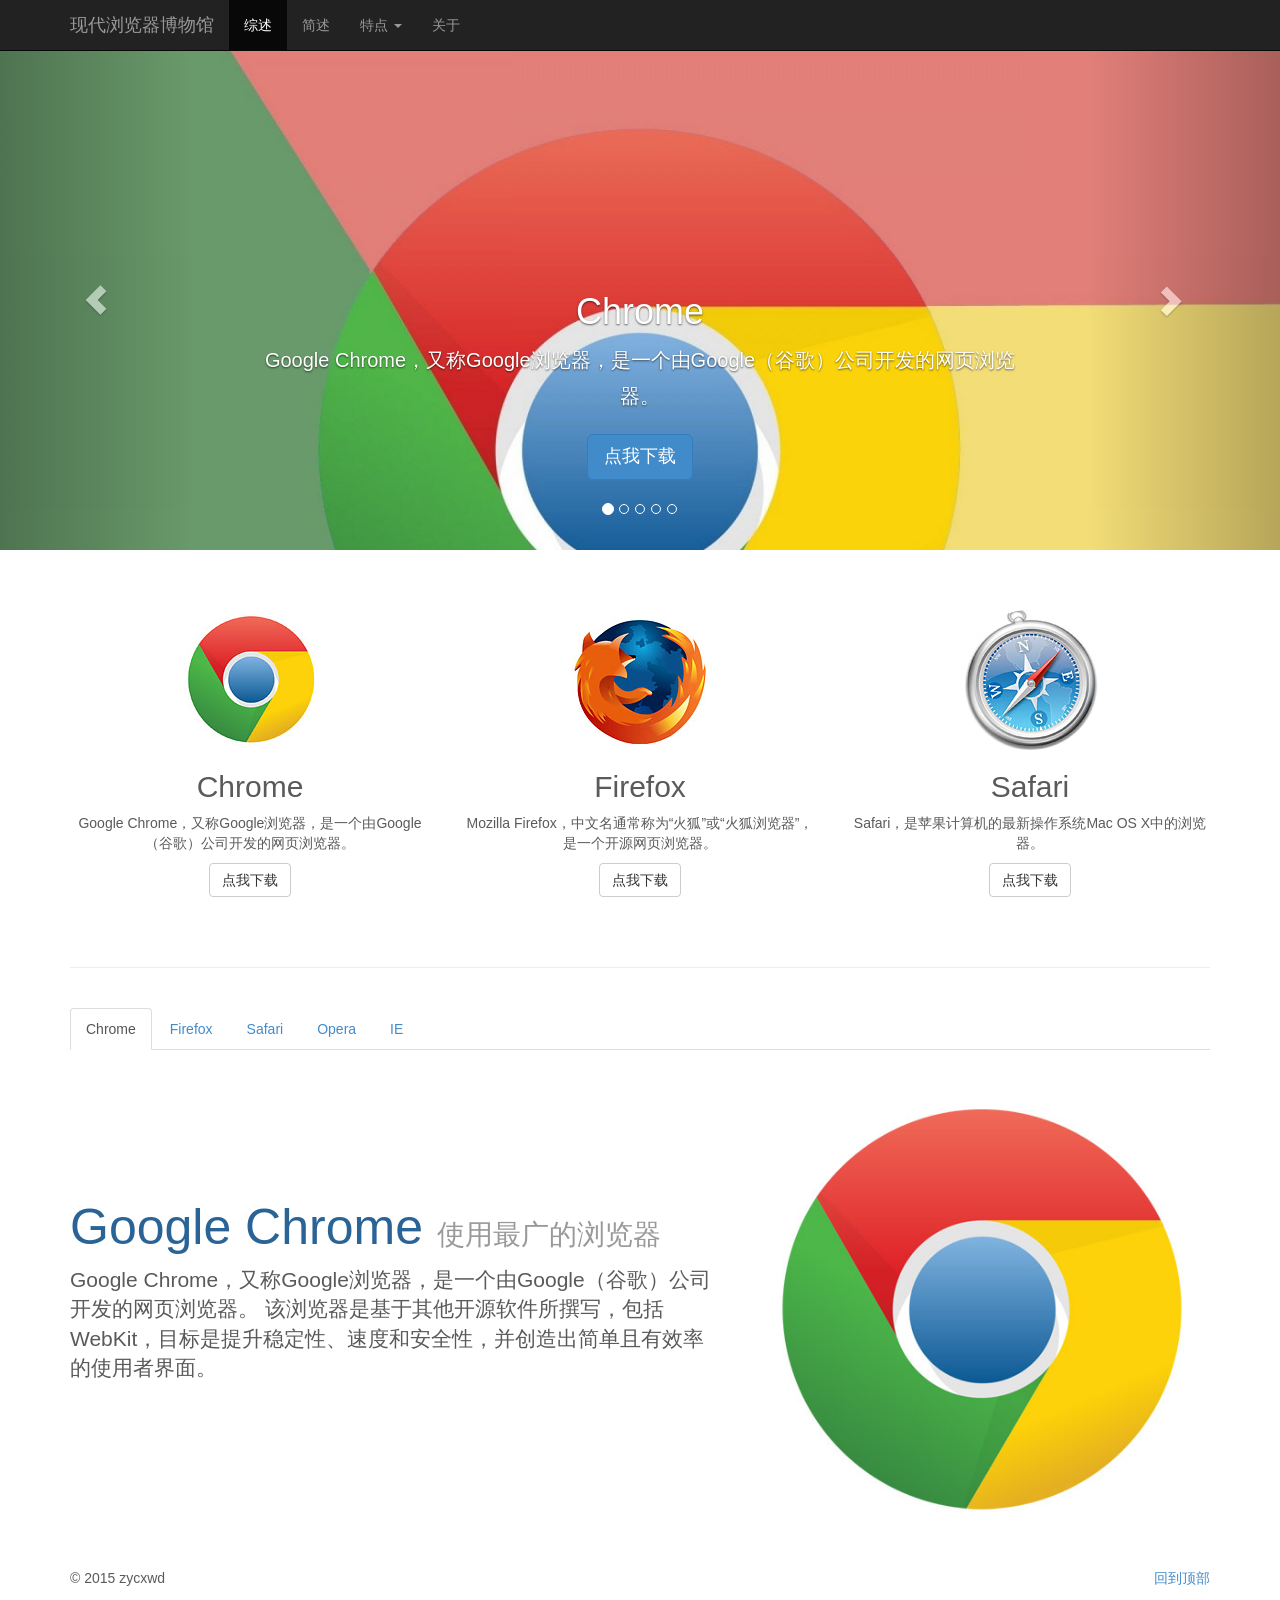
<file: web/index.html>
<!DOCTYPE html>
<html lang="zh-cn">
<head>
    <meta charset="utf-8">
    <meta http-equiv="X-UA-Compatible" content="IE=edge">
    <meta name="viewport" content="width=device-width, initial-scale=1">
    <title>现代浏览器博物馆</title>
    <link href="css/bootstrap.min.css" rel="stylesheet">

    <!--[if lt IE 9]>
    <script src="js/html5shiv.js"></script>
    <script src="js/respond.min.js"></script>
    <![endif]-->

    <style>

        body {
            padding-top: 50px;
            padding-bottom: 40px;
            color: #5a5a5a;
        }

        /* 轮播广告 */

        .carousel {
            height: 500px;
            margin-bottom: 60px;
        }

        .carousel .item {
            height: 500px;
            background-color: #000;
        }

        .carousel .item img {
            width: 100%;
        }

        .carousel-caption {
            z-index: 10;
        }

        .carousel-caption p {
            margin-bottom: 20px;
            font-size: 20px;
            line-height: 1.8;
        }

        /* 简介 */

        .summary {
            padding-right: 15px;
            padding-left: 15px;
        }

        .summary .col-md-4 {
            margin-bottom: 20px;
            text-align: center;
        }

        /* 特性 */

        .feature-divider {
            margin: 40px 0;
        }

        .feature {
            padding: 30px 0;
        }

        .feature-heading {
            font-size: 50px;
            color: #2a6496;
        }

        .feature-heading .text-muted {
            font-size: 28px;
        }

        /* 响应式布局 */

        @media (max-width: 768px) {

            .summary {
                padding-right: 3px;
                padding-left: 3px;
            }

            .carousel {
                height: 300px;
                margin-bottom: 30px;
            }

            .carousel .item {
                height: 300px;
            }

            .carousel img {
                min-height: 300px;
            }

            .carousel-caption p {
                font-size: 16px;
                line-height: 1.4;
            }

            .feature-heading {
                font-size: 34px;
            }

            .feature-heading .text-muted {
                font-size: 22px;
            }
        }

        @media (min-width: 992px) {
            .feature-heading {
                margin-top: 120px;
            }
        }
    </style>

</head>

<body>
<!-- 顶部导航 -->
<div class="navbar navbar-inverse navbar-fixed-top" role="navigation" id="menu-nav">
    <div class="container">
        <div class="navbar-header">
            <button type="button" class="navbar-toggle" data-toggle="collapse" data-target=".navbar-collapse">
                <span class="sr-only">切换导航</span>
                <span class="icon-bar"></span>
                <span class="icon-bar"></span>
                <span class="icon-bar"></span>
            </button>
            <a class="navbar-brand" href="#">现代浏览器博物馆</a>
        </div>
        <div class="navbar-collapse collapse">
            <ul class="nav navbar-nav">
                <li class="active"><a href="https://developer.mozilla.org/en-US/docs/Web">综述</a></li>
                <li><a href="#summary-container">简述</a></li>
                <li class="dropdown">
                    <a href="#" class="dropdown-toggle" data-toggle="dropdown">特点 <span class="caret"></span></a>
                    <ul class="dropdown-menu" role="menu">
                        <li><a href="#feature-tab" data-tab="tab-chrome">Chrome</a></li>
                        <li><a href="#feature-tab" data-tab="tab-firefox">Firefox</a></li>
                        <li><a href="#feature-tab" data-tab="tab-safari">Safari</a></li>
                        <li><a href="#feature-tab" data-tab="tab-opera">Opera</a></li>
                        <li><a href="#feature-tab" data-tab="tab-ie">IE</a></li>
                    </ul>
                </li>
                <li><a href="#" data-toggle="modal" data-target="#about-modal">关于</a></li>
            </ul>
        </div>
    </div>
</div>


<!-- 广告轮播 -->
<div id="ad-carousel" class="carousel slide" data-ride="carousel">
    <ol class="carousel-indicators">
        <li data-target="#ad-carousel" data-slide-to="0" class="active"></li>
        <li data-target="#ad-carousel" data-slide-to="1"></li>
        <li data-target="#ad-carousel" data-slide-to="2"></li>
        <li data-target="#ad-carousel" data-slide-to="3"></li>
        <li data-target="#ad-carousel" data-slide-to="4"></li>
    </ol>
    <div class="carousel-inner">
        <div class="item active">
            <img src="images/chrome-big.jpg" alt="1 slide">

            <div class="container">
                <div class="carousel-caption">
                    <h1>Chrome</h1>

                    <p>Google Chrome，又称Google浏览器，是一个由Google（谷歌）公司开发的网页浏览器。</p>

                    <p><a class="btn btn-lg btn-primary" href="http://www.google.cn/intl/zh-CN/chrome/browser/"
                          role="button" target="_blank">点我下载</a></p>
                </div>
            </div>
        </div>
        <div class="item">
            <img src="images/firefox-big.jpg" alt="2 slide">

            <div class="container">
                <div class="carousel-caption">
                    <h1>Firefox</h1>

                    <p>Mozilla Firefox，中文名通常称为“火狐”或“火狐浏览器”，是一个开源网页浏览器。</p>

                    <p><a class="btn btn-lg btn-primary" href="http://www.firefox.com.cn/download/" target="_blank"
                          role="button">点我下载</a></p>
                </div>
            </div>
        </div>
        <div class="item">
            <img src="images/safari-big.jpg" alt="3 slide">

            <div class="container">
                <div class="carousel-caption">
                    <h1>Safari</h1>

                    <p>Safari，是苹果计算机的最新操作系统Mac OS X中的浏览器。</p>

                    <p><a class="btn btn-lg btn-primary" href="http://www.apple.com/cn/safari/" target="_blank"
                          role="button">点我下载</a></p>
                </div>
            </div>
        </div>
        <div class="item">
            <img src="images/opera-big.jpg" alt="4 slide">

            <div class="container">
                <div class="carousel-caption">
                    <h1>Opera</h1>

                    <p>Opera浏览器，是一款挪威Opera Software ASA公司制作的支持多页面标签式浏览的网络浏览器。</p>

                    <p><a class="btn btn-lg btn-primary" href="http://www.opera.com/zh-cn" target="_blank"
                          role="button">点我下载</a></p>
                </div>
            </div>
        </div>
        <div class="item">
            <img src="images/ie-big.jpg" alt="5 slide">

            <div class="container">
                <div class="carousel-caption">
                    <h1>IE</h1>

                    <p>Internet Explorer，简称 IE，是微软公司推出的一款网页浏览器。</p>

                    <p><a class="btn btn-lg btn-primary" href="http://ie.microsoft.com/" target="_blank"
                          role="button">点我下载</a></p>
                </div>
            </div>
        </div>
    </div>
    <a class="left carousel-control" href="#ad-carousel" data-slide="prev"><span
            class="glyphicon glyphicon-chevron-left"></span></a>
    <a class="right carousel-control" href="#ad-carousel" data-slide="next"><span
            class="glyphicon glyphicon-chevron-right"></span></a>
</div>


<!-- 主要内容 -->
<div class="container summary">

    <!-- 简介 -->
    <div class="row" id="summary-container">
        <div class="col-md-4">
            <img class="img-circle" src="images/chrome-logo-small.jpg" alt="chrome">

            <h2>Chrome</h2>

            <p>Google Chrome，又称Google浏览器，是一个由Google（谷歌）公司开发的网页浏览器。</p>

            <p><a class="btn btn-default" href="#" role="button">点我下载</a></p>
        </div>
        <div class="col-md-4">
            <img class="img-circle" src="images/firefox-logo-small.jpg" alt="firefox">

            <h2>Firefox</h2>

            <p>Mozilla Firefox，中文名通常称为“火狐”或“火狐浏览器”，是一个开源网页浏览器。</p>

            <p><a class="btn btn-default" href="#" role="button">点我下载</a></p>
        </div>
        <div class="col-md-4">
            <img class="img-circle" src="images/safari-logo-small.jpg" alt="safari">

            <h2>Safari</h2>

            <p>Safari，是苹果计算机的最新操作系统Mac OS X中的浏览器。</p>

            <p><a class="btn btn-default" href="#" role="button">点我下载</a></p>
        </div>
    </div>

    <!-- 特性 -->

    <hr class="feature-divider">

    <ul class="nav nav-tabs" role="tablist" id="feature-tab">
        <li class="active"><a href="#tab-chrome" role="tab" data-toggle="tab">Chrome</a></li>
        <li><a href="#tab-firefox" role="tab" data-toggle="tab">Firefox</a></li>
        <li><a href="#tab-safari" role="tab" data-toggle="tab">Safari</a></li>
        <li><a href="#tab-opera" role="tab" data-toggle="tab">Opera</a></li>
        <li><a href="#tab-ie" role="tab" data-toggle="tab">IE</a></li>
    </ul>

    <div class="tab-content">
        <div class="tab-pane active" id="tab-chrome">
            <div class="row feature">
                <div class="col-md-7">

                    <h2 class="feature-heading">Google Chrome <span
                            class="text-muted">使用最广的浏览器</span></h2>

                    <p class="lead">Google Chrome，又称Google浏览器，是一个由Google（谷歌）公司开发的网页浏览器。
                        该浏览器是基于其他开源软件所撰写，包括WebKit，目标是提升稳定性、速度和安全性，并创造出简单且有效率的使用者界面。</p>
                </div>
                <div class="col-md-5">
                    <img class="feature-image img-responsive" src="images/chrome-logo.jpg"
                         alt="Chrome">
                </div>
            </div>
        </div>
        <div class="tab-pane" id="tab-firefox">
            <div class="row feature">
                <div class="col-md-5">
                    <img class="feature-image img-responsive" src="images/firefox-logo.jpg"
                         alt="Firefox">
                </div>
                <div class="col-md-7">

                    <h2 class="feature-heading">Mozilla Firefox <span class="text-muted">美丽的狐狸</span>
                    </h2>

                    <p class="lead">Mozilla Firefox，中文名通常称为“火狐”或“火狐浏览器”，是一个开源网页浏览器，
                        使用Gecko引擎（非ie内核），支持多种操作系统如Windows、Mac和linux。</p>
                </div>
            </div>
        </div>
        <div class="tab-pane" id="tab-safari">
            <div class="row feature">
                <div class="col-md-7">

                    <h2 class="feature-heading">Safari <span class="text-muted">Mac用户首选</span></h2>

                    <p class="lead">Safari，是苹果计算机的最新操作系统Mac OS X中的浏览器，使用了KDE的KHTML作为浏览器的运算核心。
                        Safari在2003年1月7日首度发行测试版，并成为Mac OS X v10.3与之后的默认浏览器，也是iPhone与IPAD和iPod touch的指定浏览器。</p>
                </div>
                <div class="col-md-5">
                    <img class="feature-image img-responsive" src="images/safari-logo.jpg"
                         alt="Safari">
                </div>
            </div>
        </div>
        <div class="tab-pane" id="tab-opera">
            <div class="row feature">
                <div class="col-md-5">
                    <img class="feature-image img-responsive" src="images/opera-logo.jpg"
                         alt="Opera">
                </div>
                <div class="col-md-7">

                    <h2 class="feature-heading">Opera <span class="text-muted">小众但易用</span>
                    </h2>

                    <p class="lead">Opera浏览器，是一款挪威Opera Software ASA公司制作的支持多页面标签式浏览的网络浏览器。
                        是跨平台浏览器可以在Windows、Mac和Linux三个操作系统平台上运行。.</p>
                </div>
            </div>
        </div>
        <div class="tab-pane" id="tab-ie">
            <div class="row feature">
                <div class="col-md-7">

                    <h2 class="feature-heading">IE <span class="text-muted">你懂的</span></h2>

                    <p class="lead">Internet Explorer，原称Microsoft Internet Explorer(6版本以前)和Windows Internet
                        Explorer(7，8，9，10版本)，
                        简称IE，是美国微软公司推出的一款网页浏览器。它采用的排版引擎(俗称内核)为Trident。</p>
                </div>
                <div class="col-md-5">
                    <img class="feature-image img-responsive" src="images/ie-logo.jpg"
                         alt="IE">
                </div>
            </div>
        </div>
    </div>

    <!-- 关于 -->
    <div class="modal fade" id="about-modal" tabindex="-1" role="dialog" aria-labelledby="modal-label"
         aria-hidden="true">
        <div class="modal-dialog">
            <div class="modal-content">
                <div class="modal-header">
                    <button type="button" class="close" data-dismiss="modal"><span
                            aria-hidden="true">&times;</span><span class="sr-only">关闭</span></button>
                    <h4 class="modal-title" id="modal-label">关于</h4>
                </div>
                <div class="modal-body">
                    <p>1、掌握并熟练进行 DIV+CSS 页面架构和布局，开发符合 W3C 标准的页面。
2、熟悉 H5，css3 等前端相关技术，对css3的2d和3d都有实际开发经验可实现不同的动画需求，熟悉canvas，可实现数据可视化包括，折线图，雷达图，饼图。通过canvas实现刮刮卡效果
3、了解主流浏览器兼容性，擅长 firebug 或 chrome 调试，能迅速找到 bug 并快速进行更正。
4、熟悉 W3C 标准，对数据变现分离，语义化，可访问性有深刻理解。
5、深刻理解 Javascript 面向对象原理，掌握面向对象封装，继承，多态。
6、熟悉 jQuery，Bootstrap，vue 等开发工具及主流 WEB 前端开发框架，了解 jQuery 封装组件原理。能熟练运用 AJAX 等前端相关技术,能与后端开发人员良好的合作，进行协同开发，了解 AJAX 运作机制，可以运用 AJAX 对数据进行获取及操作。
7、对组件化有一定了解，并且有组件化开发经验。
8、正在学习vue，webpack，可通过vue-cli构建前端工程化项目，熟练使用npm及git</p>
                </div>
                <div class="modal-footer">
                    <button type="button" class="btn btn-default" data-dismiss="modal">了解了</button>
                </div>
            </div>
        </div>
    </div>


    <footer>
        <p class="pull-right"><a href="#top">回到顶部</a></p>

        <p>&copy; 2015 zycxwd </p>
    </footer>

</div>

<script src="js/jquery-1.11.1.min.js"></script>
<script src="js/bootstrap.min.js"></script>
<script>
    $(function () {
        $('#ad-carousel').carousel();
        $('#menu-nav .navbar-collapse a').click(function (e) {
            var href = $(this).attr('href');
            var tabId = $(this).attr('data-tab');
            if ('#' !== href) {
                e.preventDefault();
                $(document).scrollTop($(href).offset().top - 70);
                if (tabId) {
                    $('#feature-tab a[href=#' + tabId + ']').tab('show');
                }
            }
        });
    });
</script>
</body>
</html>
</file>
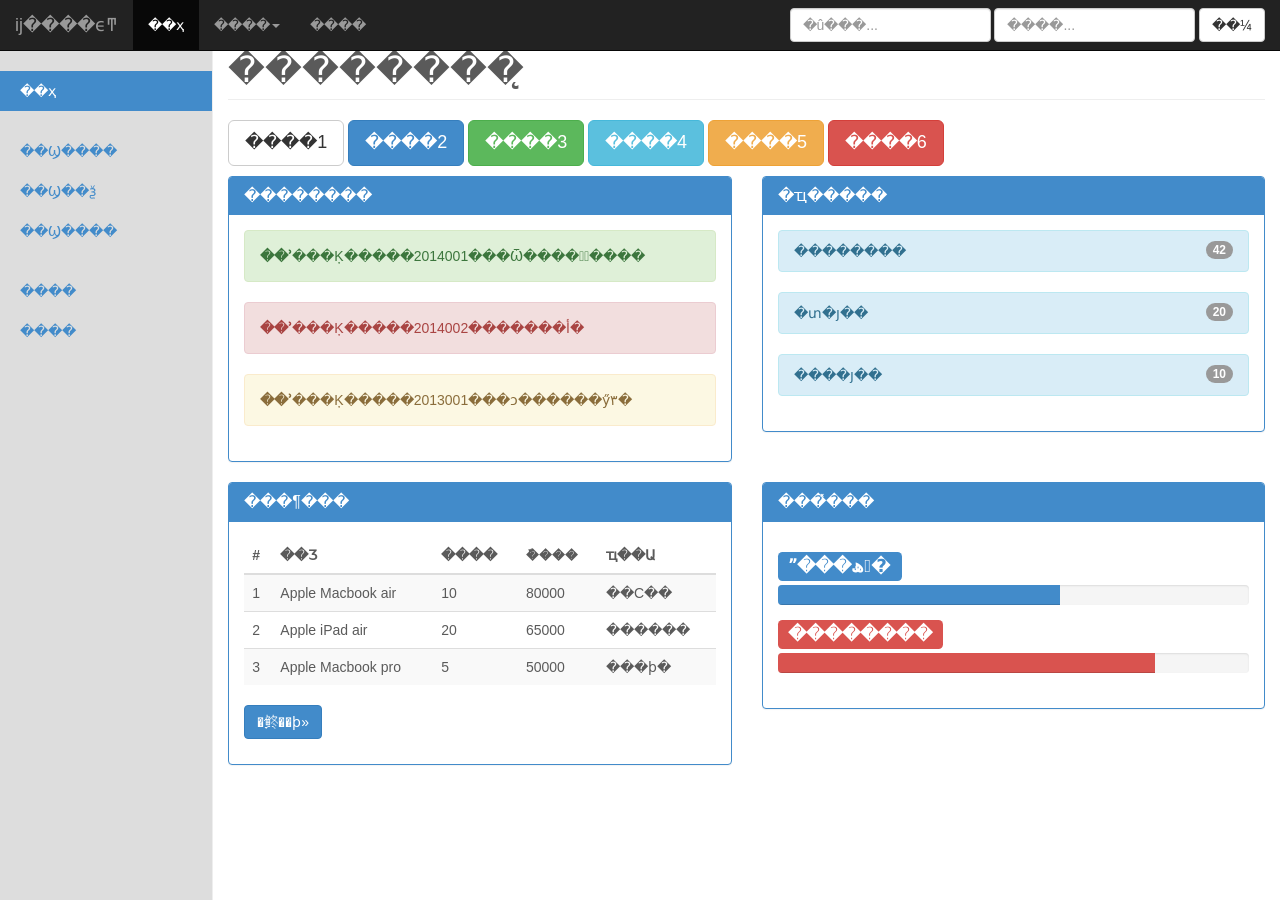
<file: webcs/index.html>
<!DOCTYPE html PUBLIC "-//W3C//DTD XHTML 1.0 Transitional//EN" "http://www.w3.org/TR/xhtml1/DTD/xhtml1-transitional.dtd">
<html xmlns="http://www.w3.org/1999/xhtml">
<head>
<meta charset="utf-8">
<meta http-equiv="Content-Type" content="text/html; charset=gb2312" />
<meta http-equiv="X-UA-Compatible" content="IE=edge">
<meta name="viewport" content="width=device-width, initial-scale=1">
<title>ĳ����ϵͳ</title>
<link href="css/bootstrap.min.css" rel="stylesheet">

<!--[if lt IE 9]>
<script src="js/html5shiv.js"></script>
<script src="js/respond.min.js"></script>
<![endif]-->
<style>
        body {
            padding-top: 50px;
            padding-bottom: 40px;
            color: #5a5a5a;
        }

/* ���������ർ�����Ĵ��� */
.sidebar {
            position: fixed;
            top: 51px;
            bottom: 0;
            left: 0;
            z-index: 1000;
            display: block;
            padding: 20px;
            overflow-x: hidden;
            overflow-y: auto;
            background-color: #ddd;
            border-right: 1px solid #eee;
        }

        .nav-sidebar {
            margin-right: -21px;
            margin-bottom: 20px;
            margin-left: -20px;
        }

        .nav-sidebar > li > a {
            padding-right: 20px;
            padding-left: 20px;
        }

        .nav-sidebar > .active > a,
        .nav-sidebar > .active > a:hover,
        .nav-sidebar > .active > a:focus {
            color: #fff;
            background-color: #428bca;
        }
�Ѿ�

        .main {
            padding: 20px;
        }

        .main .page-header {
            margin-top: 0;
        }
</style>

</head>

<body>
<!--�����Ƕ����������Ĵ���-->
<nav class="navbar navbar-default navbar-inverse navbar-fixed-top" role="navigation">
<div class="container-fluid">
<div class="navbar-header">
<button type="button" class="navbar-toggle collapsed" data-toggle="collapse"
                    data-target="#bs-example-navbar-collapse-1">
<span class="sr-only">Toggle navigation</span>
<span class="icon-bar"></span>
<span class="icon-bar"></span>
<span class="icon-bar"></span>
</button>
<a class="navbar-brand" href="#">ĳ����ϵͳ</a>
</div>

<div class="collapse navbar-collapse" id="bs-example-navbar-collapse-1">
<ul class="nav navbar-nav">
<li class="active"><a href="#">��ҳ</a></li>
<li class="dropdown">
<a href="#" class="dropdown-toggle" data-toggle="dropdown">����<span class="caret"></span></a>
<ul class="dropdown-menu" role="menu">
<li class="dropdown-header">ҵ������</li>
<li><a href="#">��Ϣ����</a></li>
<li><a href="#">��Ϣ��ѯ</a></li>
<li><a href="#">��Ϣ����</a></li>
<li class="divider"></li>
<li class="dropdown-header">ϵͳ����</li>
<li><a href="#">����</a></li>
</ul>
</li>
<li><a href="#">����</a></li>
</ul>
<form class="navbar-form navbar-right" role="search">
<div class="form-group">
<input type="text" class="form-control" placeholder="�û���...">
<input type="text" class="form-control" placeholder="����...">
</div>
<button type="submit" class="btn btn-default">��¼</button>
</form>
</div>
</div>
</nav>

<!������Ӧ����-->
<div class="container-fluid">
<div class="row">
<!�����ർ����-->

<div class="col-sm-3 col-md-2 sidebar">
<ul class="nav nav-sidebar">
<li class="active"><a href="#">��ҳ</a></li>
</ul>
<ul class="nav nav-sidebar">
<li><a href="#">��Ϣ����</a></li>
<li><a href="#">��Ϣ��ѯ</a></li>
<li><a href="#">��Ϣ����</a></li>
</ul>
<ul class="nav nav-sidebar">
<li><a href="#">����</a></li>
<li><a href="#">����</a></li>
</ul>
</div>
<!���Ҳ���������̨-->
<div class="col-sm-9 col-sm-offset-3 col-md-10 col-md-offset-2 main">
<h1 class="page-header">��������̨</h1>

<p>
<!��һ�鰴ť�ؼ�-->
<button type="button" class="btn btn-lg btn-default">����1</button>
<button type="button" class="btn btn-lg btn-primary">����2</button>
<button type="button" class="btn btn-lg btn-success">����3</button>
<button type="button" class="btn btn-lg btn-info">����4</button>
<button type="button" class="btn btn-lg btn-warning">����5</button>
<button type="button" class="btn btn-lg btn-danger">����6</button>
</p>
<div class="row">
<div class="col-md-6">
<!��panel���壬��������һЩ�ؼ�����ͬ-->
<div class="panel panel-primary">
<!��panel�����ı��⣬��ͬ-->
<div class="panel-heading">
<h3 class="panel-title">��������</h3>
</div>
<!��panel���������ݣ���ͬ-->
<div class="panel-body">
<div class="alert alert-success" role="alert">
<strong>��ʾ</strong>���Ķ�����2014001���Ѿ�����ͨ����
</div>
<div class="alert alert-danger" role="alert">
<strong>��ʾ</strong>���Ķ�����2014002�������أ�
</div>
<div class="alert alert-warning" role="alert">
<strong>��ʾ</strong>���Ķ�����2013001���ͻ������ӳ٣�
</div>
</div>
</div>
</div>
<div class="col-md-6">

<div class="panel panel-primary">
<div class="panel-heading">
<h3 class="panel-title">�ҵ�����</h3>
</div>
<div class="panel-body">
<ul class="nav nav-pills nav-stacked" role="tablist">
<li role="presentation">
<a href="#" class="alert alert-info">
<span class="badge pull-right">42</span>
��������
</a>
</li>
<li role="presentation">
<a href="#" class="alert alert-info">
<span class="badge pull-right">20</span>
�տ�ȷ��
</a>
</li>
<li role="presentation">
<a href="#" class="alert alert-info">
<span class="badge pull-right">10</span>
����ȷ��
</a>
</li>
</ul>
</div>
</div>
</div>
</div>
<div class="row">
<div class="col-md-6">
<div class="panel panel-primary">
<div class="panel-heading">
<h3 class="panel-title">���¶���</h3>
</div>
<div class="panel-body">
<table class="table table-striped">
<thead>
<tr>
<th>#</th>
<th>��Ʒ</th>
<th>����</th>
<th>�ܽ���</th>
<th>ҵ��Ա</th>
</tr>
</thead>
<tbody>
<tr>
<td>1</td>
<td>Apple Macbook air</td>
<td>10</td>
<td>80000</td>
<td>��С��</td>
</tr>
<tr>
<td>2</td>
<td>Apple iPad air</td>
<td>20</td>
<td>65000</td>
<td>������</td>
</tr>
<tr>
<td>3</td>
<td>Apple Macbook pro</td>
<td>5</td>
<td>50000</td>
<td>���ϸ�</td>
</tr>
</tbody>
</table>
<p><a class="btn btn-primary" href="#" role="button">�鿴��ϸ&raquo;</a></p>
</div>
</div>
</div>
<div class="col-md-6">
<div class="panel panel-primary">
<div class="panel-heading">
<h3 class="panel-title">���̽���</h3>
</div>
<div class="panel-body">
<h3><span class="label label-primary">ˮ���ھ򹤳�</span></h3>

<div class="progress">
<div class="progress-bar progress-bar-striped" role="progressbar" aria-valuenow="80"
                                     aria-valuemin="0" aria-valuemax="100" style="width: 60%"><span class="sr-only">80% Complete</span>
</div>
</div>
<h3><span class="label label-danger">��������</span></h3>

<div class="progress">
<div class="progress-bar progress-bar-danger" role="progressbar" aria-valuenow="30"
                                     aria-valuemin="0" aria-valuemax="100" style="width: 80%"><span class="sr-only">30% Complete (danger)</span>
</div>
</div>
</div>
</div>
</div>
</div>
</div>
</div>
</div>


<script src="js/jquery-1.11.1.min.js"></script>
<script src="js/bootstrap.min.js"></script>

</body>
</html>
</file>
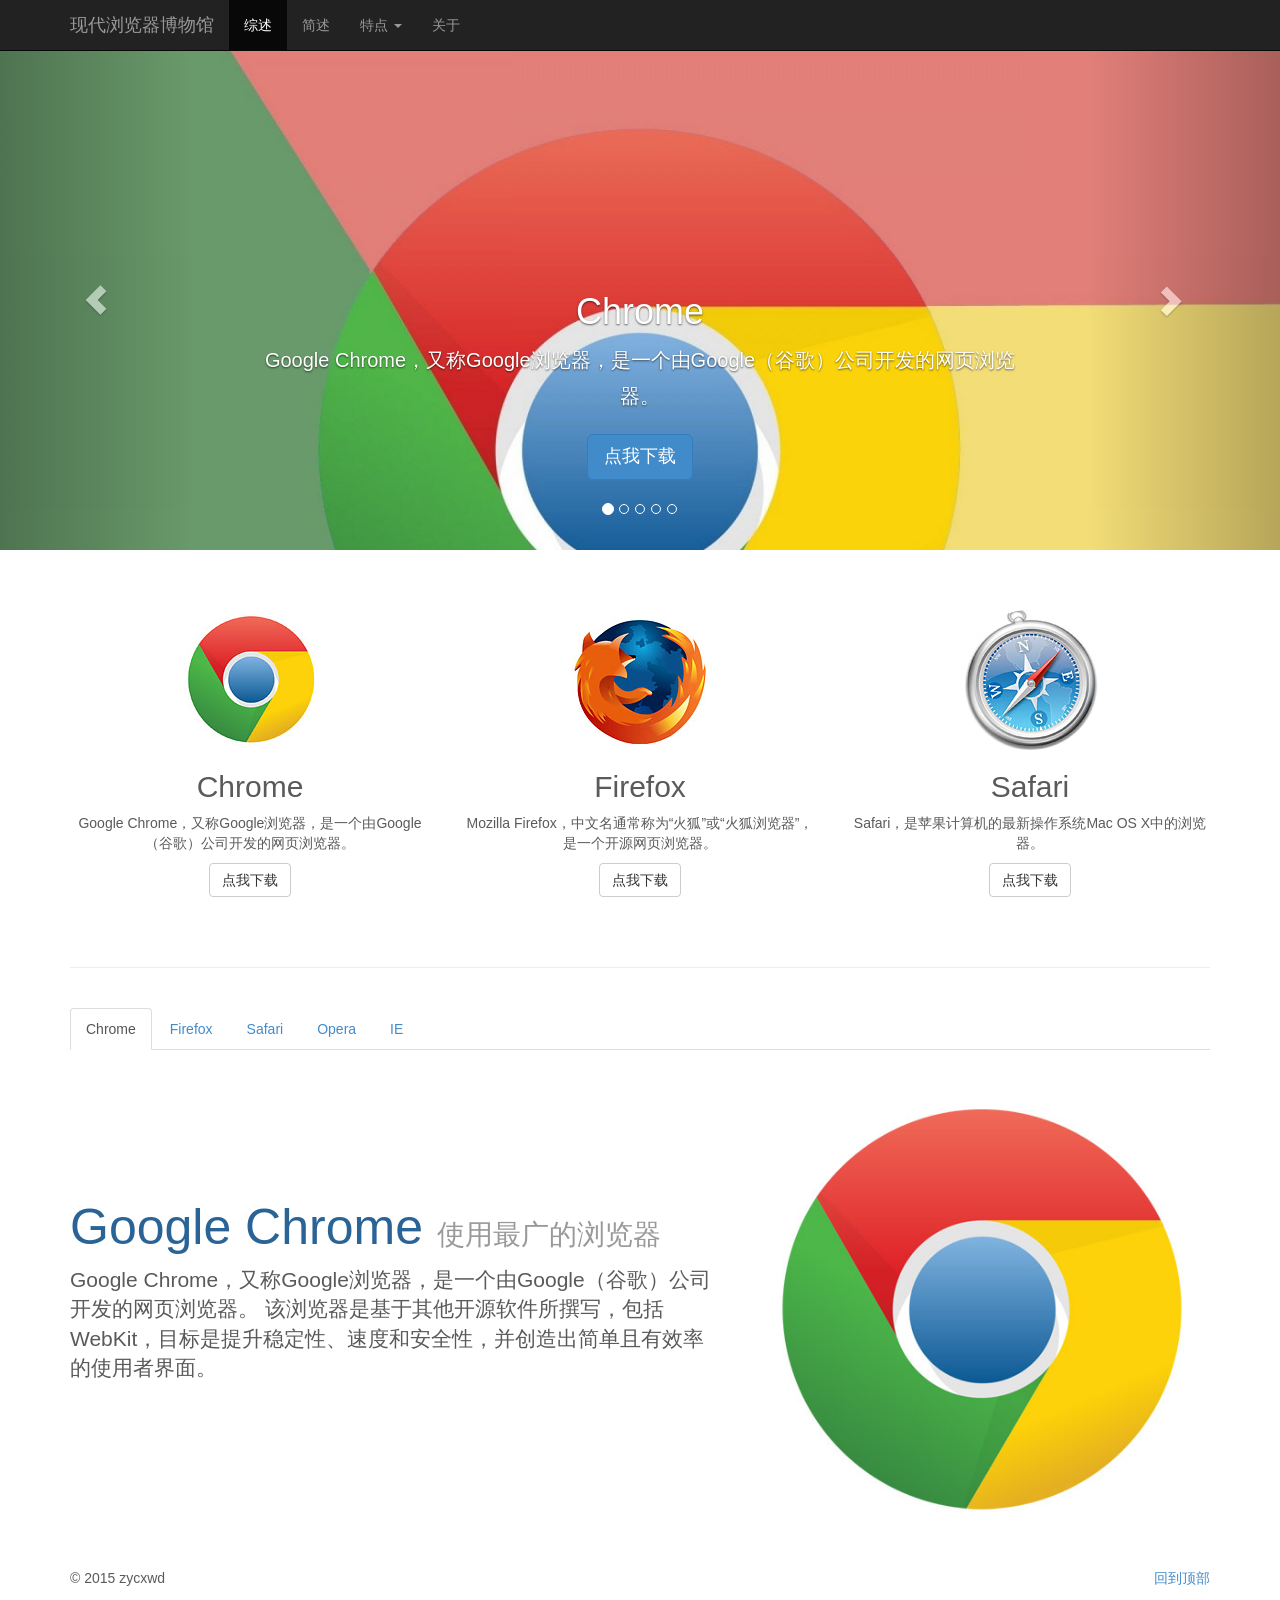
<file: webapp.html>
<!DOCTYPE html>
<html lang="zh-cn">
<head>
    <meta charset="utf-8">
    <meta http-equiv="X-UA-Compatible" content="IE=edge">
    <meta name="viewport" content="width=device-width, initial-scale=1">
    <title>现代浏览器博物馆</title>
    <link href="css/bootstrap.min.css" rel="stylesheet">

    <!--[if lt IE 9]>
    <script src="js/html5shiv.js"></script>
    <script src="js/respond.min.js"></script>
    <![endif]-->

    <style>

        body {
            padding-top: 50px;
            padding-bottom: 40px;
            color: #5a5a5a;
        }

        /* 轮播广告 */

        .carousel {
            height: 500px;
            margin-bottom: 60px;
        }

        .carousel .item {
            height: 500px;
            background-color: #000;
        }

        .carousel .item img {
            width: 100%;
        }

        .carousel-caption {
            z-index: 10;
        }

        .carousel-caption p {
            margin-bottom: 20px;
            font-size: 20px;
            line-height: 1.8;
        }

        /* 简介 */

        .summary {
            padding-right: 15px;
            padding-left: 15px;
        }

        .summary .col-md-4 {
            margin-bottom: 20px;
            text-align: center;
        }

        /* 特性 */

        .feature-divider {
            margin: 40px 0;
        }

        .feature {
            padding: 30px 0;
        }

        .feature-heading {
            font-size: 50px;
            color: #2a6496;
        }

        .feature-heading .text-muted {
            font-size: 28px;
        }

        /* 响应式布局 */

        @media (max-width: 768px) {

            .summary {
                padding-right: 3px;
                padding-left: 3px;
            }

            .carousel {
                height: 300px;
                margin-bottom: 30px;
            }

            .carousel .item {
                height: 300px;
            }

            .carousel img {
                min-height: 300px;
            }

            .carousel-caption p {
                font-size: 16px;
                line-height: 1.4;
            }

            .feature-heading {
                font-size: 34px;
            }

            .feature-heading .text-muted {
                font-size: 22px;
            }
        }

        @media (min-width: 992px) {
            .feature-heading {
                margin-top: 120px;
            }
        }
    </style>

</head>

<body>
<!-- 顶部导航 -->
<div class="navbar navbar-inverse navbar-fixed-top" role="navigation" id="menu-nav">
    <div class="container">
        <div class="navbar-header">
            <button type="button" class="navbar-toggle" data-toggle="collapse" data-target=".navbar-collapse">
                <span class="sr-only">切换导航</span>
                <span class="icon-bar"></span>
                <span class="icon-bar"></span>
                <span class="icon-bar"></span>
            </button>
            <a class="navbar-brand" href="#">现代浏览器博物馆</a>
        </div>
        <div class="navbar-collapse collapse">
            <ul class="nav navbar-nav">
                <li class="active"><a href="#ad-carousel">综述</a></li>
                <li><a href="#summary-container">简述</a></li>
                <li class="dropdown">
                    <a href="#" class="dropdown-toggle" data-toggle="dropdown">特点 <span class="caret"></span></a>
                    <ul class="dropdown-menu" role="menu">
                        <li><a href="#feature-tab" data-tab="tab-chrome">Chrome</a></li>
                        <li><a href="#feature-tab" data-tab="tab-firefox">Firefox</a></li>
                        <li><a href="#feature-tab" data-tab="tab-safari">Safari</a></li>
                        <li><a href="#feature-tab" data-tab="tab-opera">Opera</a></li>
                        <li><a href="#feature-tab" data-tab="tab-ie">IE</a></li>
                    </ul>
                </li>
                <li><a href="#" data-toggle="modal" data-target="#about-modal">关于</a></li>
            </ul>
        </div>
    </div>
</div>


<!-- 广告轮播 -->
<div id="ad-carousel" class="carousel slide" data-ride="carousel">
    <ol class="carousel-indicators">
        <li data-target="#ad-carousel" data-slide-to="0" class="active"></li>
        <li data-target="#ad-carousel" data-slide-to="1"></li>
        <li data-target="#ad-carousel" data-slide-to="2"></li>
        <li data-target="#ad-carousel" data-slide-to="3"></li>
        <li data-target="#ad-carousel" data-slide-to="4"></li>
    </ol>
    <div class="carousel-inner">
        <div class="item active">
            <img src="images/chrome-big.jpg" alt="1 slide">

            <div class="container">
                <div class="carousel-caption">
                    <h1>Chrome</h1>

                    <p>Google Chrome，又称Google浏览器，是一个由Google（谷歌）公司开发的网页浏览器。</p>

                    <p><a class="btn btn-lg btn-primary" href="http://www.google.cn/intl/zh-CN/chrome/browser/"
                          role="button" target="_blank">点我下载</a></p>
                </div>
            </div>
        </div>
        <div class="item">
            <img src="images/firefox-big.jpg" alt="2 slide">

            <div class="container">
                <div class="carousel-caption">
                    <h1>Firefox</h1>

                    <p>Mozilla Firefox，中文名通常称为“火狐”或“火狐浏览器”，是一个开源网页浏览器。</p>

                    <p><a class="btn btn-lg btn-primary" href="http://www.firefox.com.cn/download/" target="_blank"
                          role="button">点我下载</a></p>
                </div>
            </div>
        </div>
        <div class="item">
            <img src="images/safari-big.jpg" alt="3 slide">

            <div class="container">
                <div class="carousel-caption">
                    <h1>Safari</h1>

                    <p>Safari，是苹果计算机的最新操作系统Mac OS X中的浏览器。</p>

                    <p><a class="btn btn-lg btn-primary" href="http://www.apple.com/cn/safari/" target="_blank"
                          role="button">点我下载</a></p>
                </div>
            </div>
        </div>
        <div class="item">
            <img src="images/opera-big.jpg" alt="4 slide">

            <div class="container">
                <div class="carousel-caption">
                    <h1>Opera</h1>

                    <p>Opera浏览器，是一款挪威Opera Software ASA公司制作的支持多页面标签式浏览的网络浏览器。</p>

                    <p><a class="btn btn-lg btn-primary" href="http://www.opera.com/zh-cn" target="_blank"
                          role="button">点我下载</a></p>
                </div>
            </div>
        </div>
        <div class="item">
            <img src="images/ie-big.jpg" alt="5 slide">

            <div class="container">
                <div class="carousel-caption">
                    <h1>IE</h1>

                    <p>Internet Explorer，简称 IE，是微软公司推出的一款网页浏览器。</p>

                    <p><a class="btn btn-lg btn-primary" href="http://ie.microsoft.com/" target="_blank"
                          role="button">点我下载</a></p>
                </div>
            </div>
        </div>
    </div>
    <a class="left carousel-control" href="#ad-carousel" data-slide="prev"><span
            class="glyphicon glyphicon-chevron-left"></span></a>
    <a class="right carousel-control" href="#ad-carousel" data-slide="next"><span
            class="glyphicon glyphicon-chevron-right"></span></a>
</div>


<!-- 主要内容 -->
<div class="container summary">

    <!-- 简介 -->
    <div class="row" id="summary-container">
        <div class="col-md-4">
            <img class="img-circle" src="images/chrome-logo-small.jpg" alt="chrome">

            <h2>Chrome</h2>

            <p>Google Chrome，又称Google浏览器，是一个由Google（谷歌）公司开发的网页浏览器。</p>

            <p><a class="btn btn-default" href="#" role="button">点我下载</a></p>
        </div>
        <div class="col-md-4">
            <img class="img-circle" src="images/firefox-logo-small.jpg" alt="firefox">

            <h2>Firefox</h2>

            <p>Mozilla Firefox，中文名通常称为“火狐”或“火狐浏览器”，是一个开源网页浏览器。</p>

            <p><a class="btn btn-default" href="#" role="button">点我下载</a></p>
        </div>
        <div class="col-md-4">
            <img class="img-circle" src="images/safari-logo-small.jpg" alt="safari">

            <h2>Safari</h2>

            <p>Safari，是苹果计算机的最新操作系统Mac OS X中的浏览器。</p>

            <p><a class="btn btn-default" href="#" role="button">点我下载</a></p>
        </div>
    </div>

    <!-- 特性 -->

    <hr class="feature-divider">

    <ul class="nav nav-tabs" role="tablist" id="feature-tab">
        <li class="active"><a href="#tab-chrome" role="tab" data-toggle="tab">Chrome</a></li>
        <li><a href="#tab-firefox" role="tab" data-toggle="tab">Firefox</a></li>
        <li><a href="#tab-safari" role="tab" data-toggle="tab">Safari</a></li>
        <li><a href="#tab-opera" role="tab" data-toggle="tab">Opera</a></li>
        <li><a href="#tab-ie" role="tab" data-toggle="tab">IE</a></li>
    </ul>

    <div class="tab-content">
        <div class="tab-pane active" id="tab-chrome">
            <div class="row feature">
                <div class="col-md-7">

                    <h2 class="feature-heading">Google Chrome <span
                            class="text-muted">使用最广的浏览器</span></h2>

                    <p class="lead">Google Chrome，又称Google浏览器，是一个由Google（谷歌）公司开发的网页浏览器。
                        该浏览器是基于其他开源软件所撰写，包括WebKit，目标是提升稳定性、速度和安全性，并创造出简单且有效率的使用者界面。</p>
                </div>
                <div class="col-md-5">
                    <img class="feature-image img-responsive" src="images/chrome-logo.jpg"
                         alt="Chrome">
                </div>
            </div>
        </div>
        <div class="tab-pane" id="tab-firefox">
            <div class="row feature">
                <div class="col-md-5">
                    <img class="feature-image img-responsive" src="images/firefox-logo.jpg"
                         alt="Firefox">
                </div>
                <div class="col-md-7">

                    <h2 class="feature-heading">Mozilla Firefox <span class="text-muted">美丽的狐狸</span>
                    </h2>

                    <p class="lead">Mozilla Firefox，中文名通常称为“火狐”或“火狐浏览器”，是一个开源网页浏览器，
                        使用Gecko引擎（非ie内核），支持多种操作系统如Windows、Mac和linux。</p>
                </div>
            </div>
        </div>
        <div class="tab-pane" id="tab-safari">
            <div class="row feature">
                <div class="col-md-7">

                    <h2 class="feature-heading">Safari <span class="text-muted">Mac用户首选</span></h2>

                    <p class="lead">Safari，是苹果计算机的最新操作系统Mac OS X中的浏览器，使用了KDE的KHTML作为浏览器的运算核心。
                        Safari在2003年1月7日首度发行测试版，并成为Mac OS X v10.3与之后的默认浏览器，也是iPhone与IPAD和iPod touch的指定浏览器。</p>
                </div>
                <div class="col-md-5">
                    <img class="feature-image img-responsive" src="images/safari-logo.jpg"
                         alt="Safari">
                </div>
            </div>
        </div>
        <div class="tab-pane" id="tab-opera">
            <div class="row feature">
                <div class="col-md-5">
                    <img class="feature-image img-responsive" src="images/opera-logo.jpg"
                         alt="Opera">
                </div>
                <div class="col-md-7">

                    <h2 class="feature-heading">Opera <span class="text-muted">小众但易用</span>
                    </h2>

                    <p class="lead">Opera浏览器，是一款挪威Opera Software ASA公司制作的支持多页面标签式浏览的网络浏览器。
                        是跨平台浏览器可以在Windows、Mac和Linux三个操作系统平台上运行。.</p>
                </div>
            </div>
        </div>
        <div class="tab-pane" id="tab-ie">
            <div class="row feature">
                <div class="col-md-7">

                    <h2 class="feature-heading">IE <span class="text-muted">你懂的</span></h2>

                    <p class="lead">Internet Explorer，原称Microsoft Internet Explorer(6版本以前)和Windows Internet
                        Explorer(7，8，9，10版本)，
                        简称IE，是美国微软公司推出的一款网页浏览器。它采用的排版引擎(俗称内核)为Trident。</p>
                </div>
                <div class="col-md-5">
                    <img class="feature-image img-responsive" src="images/ie-logo.jpg"
                         alt="IE">
                </div>
            </div>
        </div>
    </div>

    <!-- 关于 -->
    <div class="modal fade" id="about-modal" tabindex="-1" role="dialog" aria-labelledby="modal-label"
         aria-hidden="true">
        <div class="modal-dialog">
            <div class="modal-content">
                <div class="modal-header">
                    <button type="button" class="close" data-dismiss="modal"><span
                            aria-hidden="true">&times;</span><span class="sr-only">关闭</span></button>
                    <h4 class="modal-title" id="modal-label">关于</h4>
                </div>
                <div class="modal-body">
                    <p>1、掌握并熟练进行 DIV+CSS 页面架构和布局，开发符合 W3C 标准的页面。
2、熟悉 H5，css3 等前端相关技术，对css3的2d和3d都有实际开发经验可实现不同的动画需求，熟悉canvas，可实现数据可视化包括，折线图，雷达图，饼图。通过canvas实现刮刮卡效果
3、了解主流浏览器兼容性，擅长 firebug 或 chrome 调试，能迅速找到 bug 并快速进行更正。
4、熟悉 W3C 标准，对数据变现分离，语义化，可访问性有深刻理解。
5、深刻理解 Javascript 面向对象原理，掌握面向对象封装，继承，多态。
6、熟悉 jQuery，Bootstrap，vue 等开发工具及主流 WEB 前端开发框架，了解 jQuery 封装组件原理。能熟练运用 AJAX 等前端相关技术,能与后端开发人员良好的合作，进行协同开发，了解 AJAX 运作机制，可以运用 AJAX 对数据进行获取及操作。
7、对组件化有一定了解，并且有组件化开发经验。
8、正在学习vue，webpack，可通过vue-cli构建前端工程化项目，熟练使用npm及git</p>
                </div>
                <div class="modal-footer">
                    <button type="button" class="btn btn-default" data-dismiss="modal">了解了</button>
                </div>
            </div>
        </div>
    </div>


    <footer>
        <p class="pull-right"><a href="#top">回到顶部</a></p>

        <p>&copy; 2015 zycxwd </p>
    </footer>

</div>

<script src="js/jquery-1.11.1.min.js"></script>
<script src="js/bootstrap.min.js"></script>
<script>
    $(function () {
        $('#ad-carousel').carousel();
        $('#menu-nav .navbar-collapse a').click(function (e) {
            var href = $(this).attr('href');
            var tabId = $(this).attr('data-tab');
            if ('#' !== href) {
                e.preventDefault();
                $(document).scrollTop($(href).offset().top - 70);
                if (tabId) {
                    $('#feature-tab a[href=#' + tabId + ']').tab('show');
                }
            }
        });
    });
</script>
</body>
</html>
</file>
